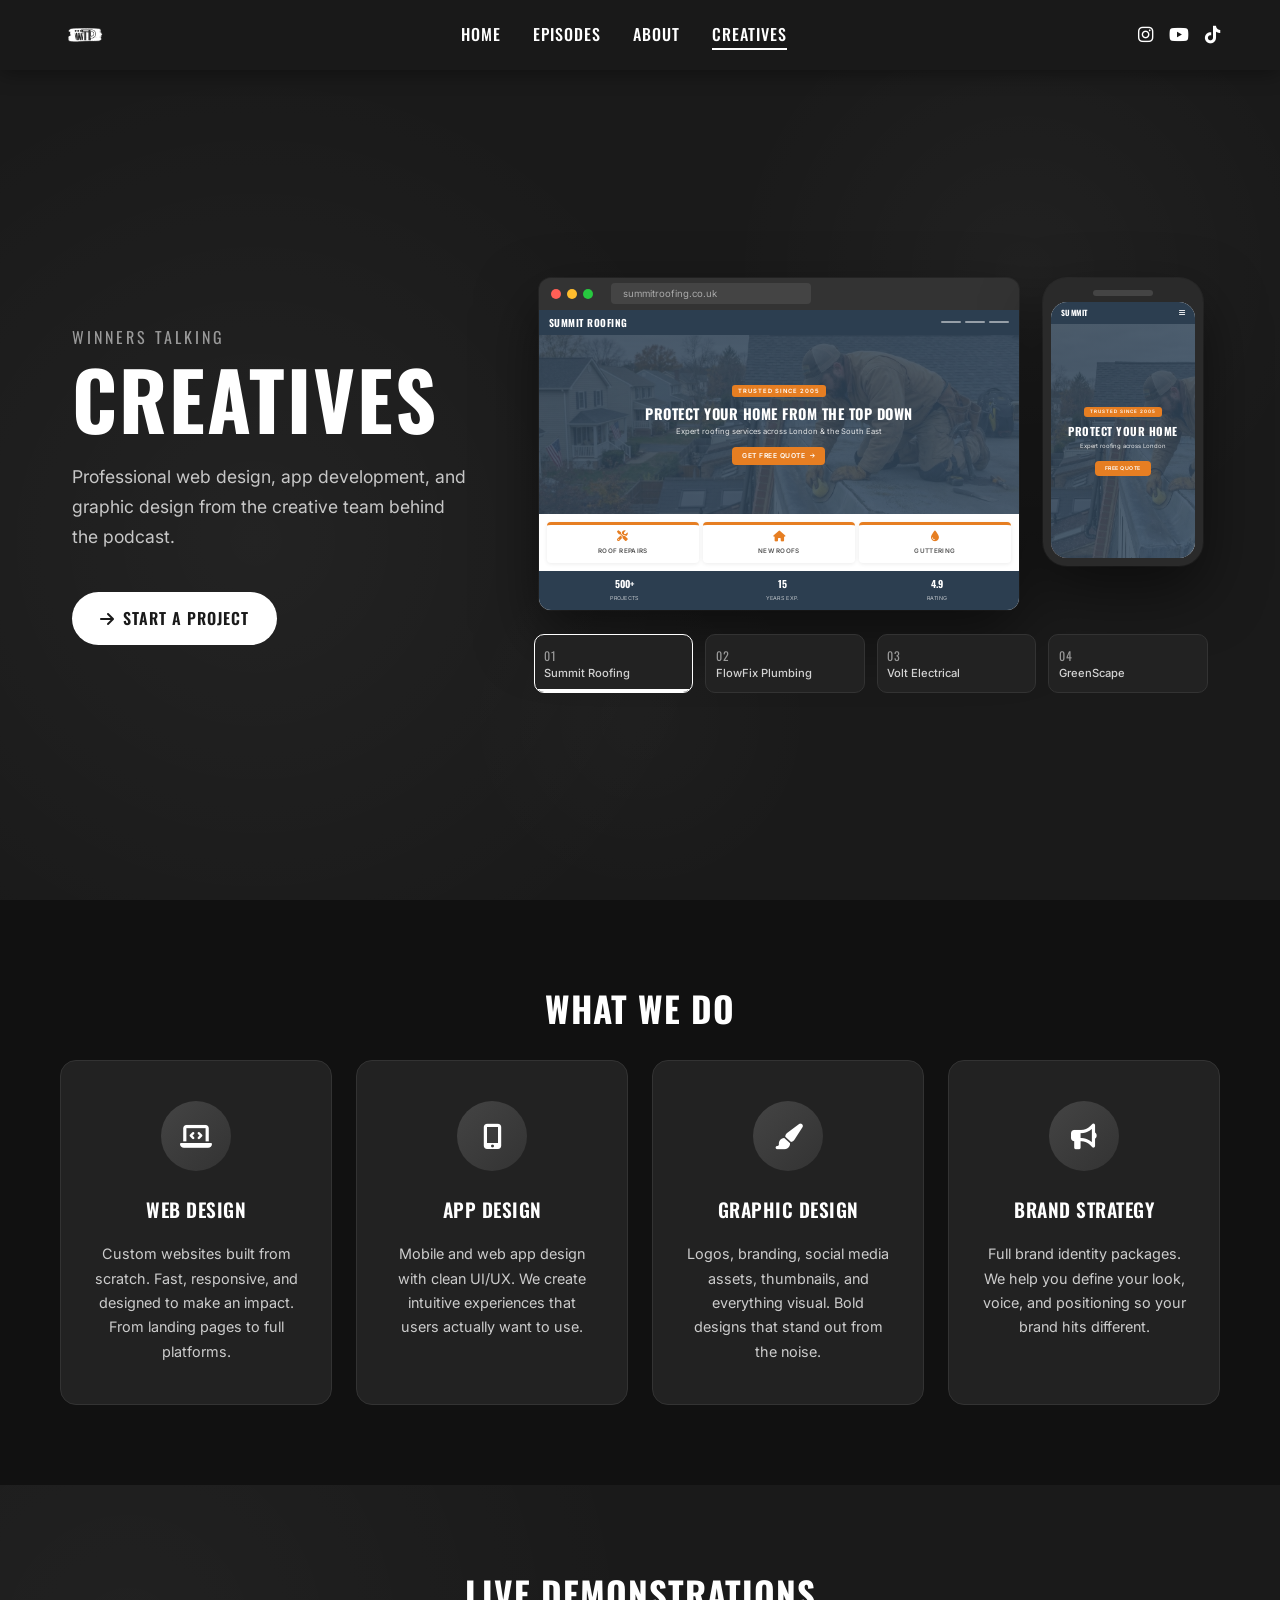
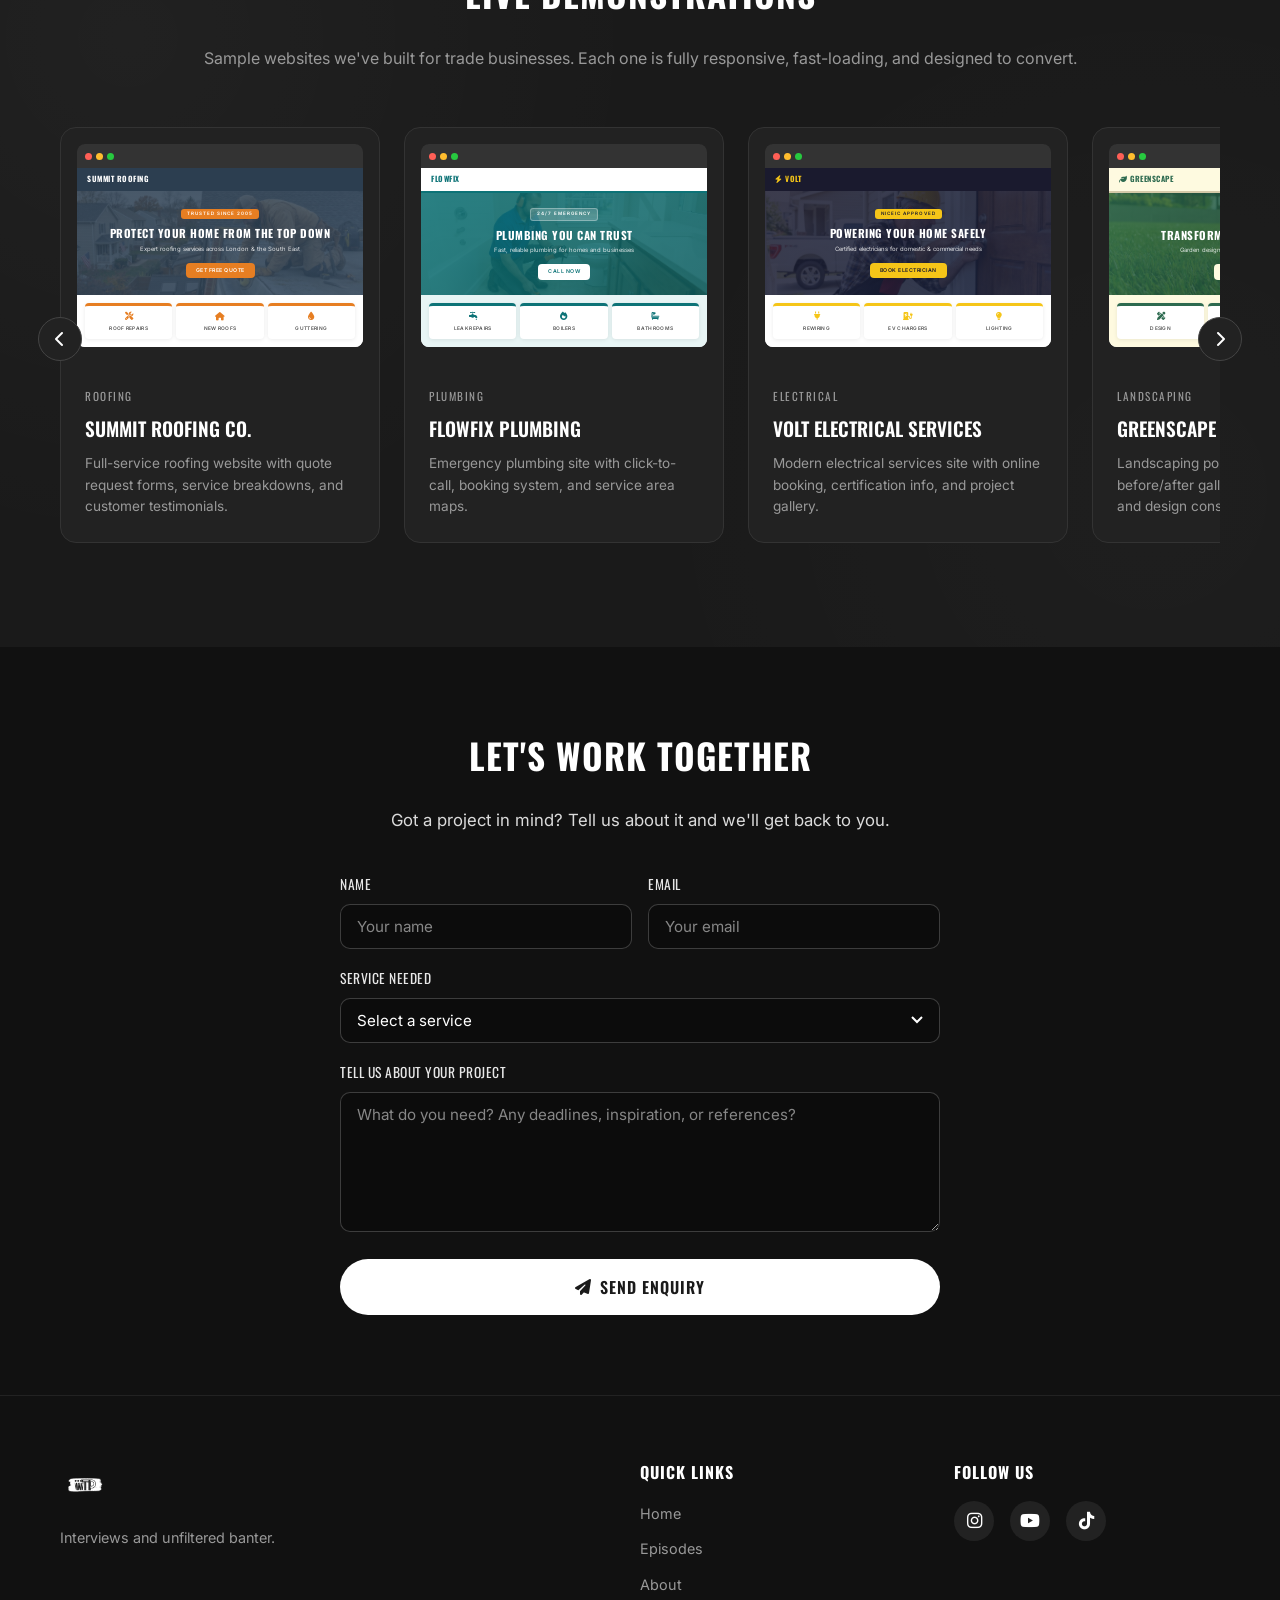
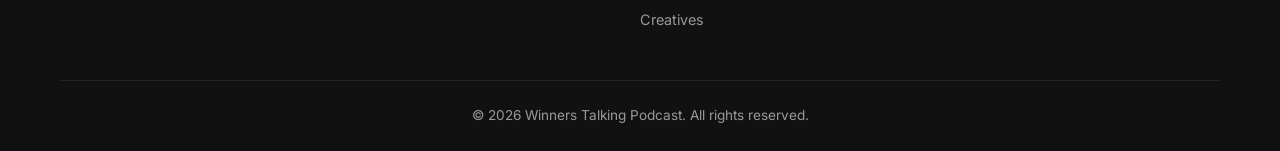
<file: creatives.html>
<!DOCTYPE html>
<html lang="en">
<head>
  <meta charset="UTF-8">
  <meta name="viewport" content="width=device-width, initial-scale=1.0">
  <title>Winners Talking Creatives | Web Design, App Design & Graphics</title>
  <meta name="description" content="Winners Talking Creatives - Professional web design, app design, and graphic design services by the creative team behind Winners Talking Podcast.">
  <link rel="preconnect" href="https://fonts.googleapis.com">
  <link rel="preconnect" href="https://fonts.gstatic.com" crossorigin>
  <link href="https://fonts.googleapis.com/css2?family=Inter:wght@400;500;600;700&family=Oswald:wght@400;500;600;700&display=swap" rel="stylesheet">
  <link rel="stylesheet" href="https://cdnjs.cloudflare.com/ajax/libs/font-awesome/6.5.1/css/all.min.css">
  <link rel="stylesheet" href="styles.css">
  <link rel="stylesheet" href="creatives.css">
</head>
<body>

  <!-- Navigation -->
  <nav class="navbar scrolled" id="navbar">
    <div class="nav-container">
      <a href="index.html" class="nav-logo">
        <img src="logo-primary.svg" alt="Winners Talking Podcast">
      </a>
      <button class="nav-toggle" id="navToggle" aria-label="Toggle navigation">
        <span></span>
        <span></span>
        <span></span>
      </button>
      <ul class="nav-links" id="navLinks">
        <li><a href="index.html">Home</a></li>
        <li><a href="index.html#episodes">Episodes</a></li>
        <li><a href="index.html#about">About</a></li>
        <li><a href="creatives.html" class="active">Creatives</a></li>
      </ul>
      <div class="nav-social">
        <a href="https://www.instagram.com/winnerstalkingpodcast/" target="_blank" rel="noopener" aria-label="Instagram"><i class="fab fa-instagram"></i></a>
        <a href="https://www.youtube.com/@winnerstalkingpodcast" target="_blank" rel="noopener" aria-label="YouTube"><i class="fab fa-youtube"></i></a>
        <a href="https://www.tiktok.com/@winnerstalkingpodcast" target="_blank" rel="noopener" aria-label="TikTok"><i class="fab fa-tiktok"></i></a>
      </div>
    </div>
  </nav>

  <!-- Hero -->
  <section class="demo-hero">
    <div class="demo-hero-bg"></div>
    <div class="demo-hero-inner">
      <div class="demo-hero-text">
        <span class="creatives-label">Winners Talking</span>
        <h1 class="creatives-title">Creatives</h1>
        <p class="creatives-subtitle">Professional web design, app development, and graphic design from the creative team behind the podcast.</p>
        <a href="#creatives-contact" class="btn btn-primary"><i class="fas fa-arrow-right"></i> Start a Project</a>
      </div>
      <div class="demo-hero-showcase">
        <div class="demo-devices">
          <!-- Desktop Frame -->
          <div class="demo-desktop-frame">
            <div class="demo-desktop-toolbar">
              <span class="toolbar-dot dot-red"></span>
              <span class="toolbar-dot dot-yellow"></span>
              <span class="toolbar-dot dot-green"></span>
              <span class="toolbar-url">summitroofing.co.uk</span>
            </div>
            <div class="demo-desktop-screen">
              <!-- Slide 0: Summit Roofing -->
              <div class="demo-slide active" data-slide="0">
                <div class="demo-site" style="--ds-primary:#2c3e50;--ds-accent:#e67e22;--ds-light:#ecf0f1;">
                  <div class="ds-nav" style="background:#2c3e50;"><span class="ds-logo">SUMMIT ROOFING</span><span class="ds-nav-links"><span></span><span></span><span></span></span></div>
                  <div class="ds-hero" style="background:linear-gradient(135deg,rgba(44,62,80,0.85),rgba(52,73,94,0.85)),url('roofing-hero.jpg') center/cover;">
                    <div class="ds-hero-text">
                      <span class="ds-badge" style="background:#e67e22;">TRUSTED SINCE 2005</span>
                      <h2>Protect Your Home From The Top Down</h2>
                      <p>Expert roofing services across London & the South East</p>
                      <span class="ds-cta" style="background:#e67e22;">Get Free Quote <i class="fas fa-arrow-right"></i></span>
                    </div>
                  </div>
                  <div class="ds-services">
                    <div class="ds-service-item" style="border-top:3px solid #e67e22;">
                      <i class="fas fa-tools" style="color:#e67e22;"></i><span>Roof Repairs</span>
                    </div>
                    <div class="ds-service-item" style="border-top:3px solid #e67e22;">
                      <i class="fas fa-home" style="color:#e67e22;"></i><span>New Roofs</span>
                    </div>
                    <div class="ds-service-item" style="border-top:3px solid #e67e22;">
                      <i class="fas fa-tint" style="color:#e67e22;"></i><span>Guttering</span>
                    </div>
                  </div>
                  <div class="ds-stats" style="background:#2c3e50;">
                    <div><strong>500+</strong><span>Projects</span></div>
                    <div><strong>15</strong><span>Years Exp.</span></div>
                    <div><strong>4.9</strong><span>Rating</span></div>
                  </div>
                </div>
              </div>
              <!-- Slide 1: FlowFix Plumbing -->
              <div class="demo-slide" data-slide="1">
                <div class="demo-site" style="--ds-primary:#0d7377;--ds-accent:#0d7377;--ds-light:#e8f5f5;">
                  <div class="ds-nav" style="background:#fff;border-bottom:2px solid #0d7377;"><span class="ds-logo" style="color:#0d7377;">FLOWFIX</span><span class="ds-nav-links"><span style="background:#0d7377;"></span><span style="background:#0d7377;"></span><span style="background:#0d7377;"></span></span></div>
                  <div class="ds-hero" style="background:linear-gradient(135deg,rgba(13,115,119,0.85),rgba(10,92,95,0.85)),url('services-hero.jpg') center/cover;">
                    <div class="ds-hero-text">
                      <span class="ds-badge" style="background:rgba(255,255,255,0.2);border:1px solid rgba(255,255,255,0.3);">24/7 EMERGENCY SERVICE</span>
                      <h2>Plumbing You Can Trust</h2>
                      <p>Fast, reliable plumbing for homes and businesses</p>
                      <span class="ds-cta" style="background:#fff;color:#0d7377;">Call Now <i class="fas fa-phone"></i></span>
                    </div>
                  </div>
                  <div class="ds-services" style="background:#e8f5f5;">
                    <div class="ds-service-item" style="border-top:3px solid #0d7377;">
                      <i class="fas fa-faucet-drip" style="color:#0d7377;"></i><span>Leak Repairs</span>
                    </div>
                    <div class="ds-service-item" style="border-top:3px solid #0d7377;">
                      <i class="fas fa-fire" style="color:#0d7377;"></i><span>Boiler Services</span>
                    </div>
                    <div class="ds-service-item" style="border-top:3px solid #0d7377;">
                      <i class="fas fa-bath" style="color:#0d7377;"></i><span>Bathrooms</span>
                    </div>
                  </div>
                  <div class="ds-stats" style="background:#0d7377;">
                    <div><strong>1,200+</strong><span>Jobs Done</span></div>
                    <div><strong>30min</strong><span>Response</span></div>
                    <div><strong>5.0</strong><span>Rating</span></div>
                  </div>
                </div>
              </div>
              <!-- Slide 2: Volt Electrical -->
              <div class="demo-slide" data-slide="2">
                <div class="demo-site" style="--ds-primary:#1a1a2e;--ds-accent:#f5c518;--ds-light:#f0edd4;">
                  <div class="ds-nav" style="background:#1a1a2e;"><span class="ds-logo" style="color:#f5c518;"><i class="fas fa-bolt"></i> VOLT</span><span class="ds-nav-links"><span style="background:#f5c518;"></span><span style="background:#f5c518;"></span><span style="background:#f5c518;"></span></span></div>
                  <div class="ds-hero" style="background:linear-gradient(135deg,rgba(26,26,46,0.85),rgba(22,33,62,0.85)),url('trades-hero.jpg') center/cover;">
                    <div class="ds-hero-text">
                      <span class="ds-badge" style="background:#f5c518;color:#1a1a2e;">NICEIC APPROVED</span>
                      <h2>Powering Your Home Safely</h2>
                      <p>Certified electricians for all domestic & commercial needs</p>
                      <span class="ds-cta" style="background:#f5c518;color:#1a1a2e;">Book Electrician <i class="fas fa-arrow-right"></i></span>
                    </div>
                  </div>
                  <div class="ds-services">
                    <div class="ds-service-item" style="border-top:3px solid #f5c518;">
                      <i class="fas fa-plug" style="color:#f5c518;"></i><span>Rewiring</span>
                    </div>
                    <div class="ds-service-item" style="border-top:3px solid #f5c518;">
                      <i class="fas fa-charging-station" style="color:#f5c518;"></i><span>EV Chargers</span>
                    </div>
                    <div class="ds-service-item" style="border-top:3px solid #f5c518;">
                      <i class="fas fa-lightbulb" style="color:#f5c518;"></i><span>Lighting</span>
                    </div>
                  </div>
                  <div class="ds-stats" style="background:#1a1a2e;">
                    <div><strong>800+</strong><span>Installs</span></div>
                    <div><strong>20</strong><span>Years Exp.</span></div>
                    <div><strong>4.8</strong><span>Rating</span></div>
                  </div>
                </div>
              </div>
              <!-- Slide 3: GreenScape Landscaping -->
              <div class="demo-slide" data-slide="3">
                <div class="demo-site" style="--ds-primary:#2d6a4f;--ds-accent:#2d6a4f;--ds-light:#fefae0;">
                  <div class="ds-nav" style="background:#fefae0;border-bottom:2px solid #d4c9a8;"><span class="ds-logo" style="color:#2d6a4f;"><i class="fas fa-leaf"></i> GREENSCAPE</span><span class="ds-nav-links"><span style="background:#2d6a4f;"></span><span style="background:#2d6a4f;"></span><span style="background:#2d6a4f;"></span></span></div>
                  <div class="ds-hero" style="background:linear-gradient(135deg,rgba(45,106,79,0.85),rgba(27,67,50,0.85)),url('landscaping-hero.jpg') center/cover;">
                    <div class="ds-hero-text">
                      <span class="ds-badge" style="background:rgba(254,250,224,0.2);border:1px solid rgba(254,250,224,0.4);">AWARD-WINNING DESIGNS</span>
                      <h2>Transform Your Outdoor Space</h2>
                      <p>Garden design, landscaping & maintenance services</p>
                      <span class="ds-cta" style="background:#fefae0;color:#2d6a4f;">Get a Design Quote <i class="fas fa-arrow-right"></i></span>
                    </div>
                  </div>
                  <div class="ds-services" style="background:#fefae0;">
                    <div class="ds-service-item" style="border-top:3px solid #2d6a4f;">
                      <i class="fas fa-pencil-ruler" style="color:#2d6a4f;"></i><span>Garden Design</span>
                    </div>
                    <div class="ds-service-item" style="border-top:3px solid #2d6a4f;">
                      <i class="fas fa-seedling" style="color:#2d6a4f;"></i><span>Maintenance</span>
                    </div>
                    <div class="ds-service-item" style="border-top:3px solid #2d6a4f;">
                      <i class="fas fa-road" style="color:#2d6a4f;"></i><span>Paving</span>
                    </div>
                  </div>
                  <div class="ds-stats" style="background:#2d6a4f;">
                    <div><strong>300+</strong><span>Gardens</span></div>
                    <div><strong>12</strong><span>Years Exp.</span></div>
                    <div><strong>4.9</strong><span>Rating</span></div>
                  </div>
                </div>
              </div>
            </div>
          </div>
          <!-- Mobile Frame -->
          <div class="demo-mobile-frame">
            <div class="demo-mobile-notch"></div>
            <div class="demo-mobile-screen">
              <!-- Mobile Slide 0: Summit Roofing -->
              <div class="demo-slide active" data-slide="0">
                <div class="demo-site ds-mobile" style="--ds-primary:#2c3e50;--ds-accent:#e67e22;">
                  <div class="ds-nav" style="background:#2c3e50;"><span class="ds-logo">SUMMIT</span><i class="fas fa-bars ds-menu-icon"></i></div>
                  <div class="ds-hero" style="background:linear-gradient(135deg,rgba(44,62,80,0.85),rgba(52,73,94,0.85)),url('roofing-hero.jpg') center/cover;">
                    <div class="ds-hero-text">
                      <span class="ds-badge" style="background:#e67e22;">TRUSTED SINCE 2005</span>
                      <h2>Protect Your Home</h2>
                      <p>Expert roofing across London</p>
                      <span class="ds-cta" style="background:#e67e22;">Free Quote</span>
                    </div>
                  </div>
                </div>
              </div>
              <!-- Mobile Slide 1: FlowFix -->
              <div class="demo-slide" data-slide="1">
                <div class="demo-site ds-mobile" style="--ds-primary:#0d7377;--ds-accent:#0d7377;">
                  <div class="ds-nav" style="background:#fff;border-bottom:2px solid #0d7377;"><span class="ds-logo" style="color:#0d7377;">FLOWFIX</span><i class="fas fa-bars ds-menu-icon" style="color:#0d7377;"></i></div>
                  <div class="ds-hero" style="background:linear-gradient(135deg,rgba(13,115,119,0.85),rgba(10,92,95,0.85)),url('services-hero.jpg') center/cover;">
                    <div class="ds-hero-text">
                      <span class="ds-badge" style="background:rgba(255,255,255,0.2);border:1px solid rgba(255,255,255,0.3);">24/7 EMERGENCY</span>
                      <h2>Plumbing You Can Trust</h2>
                      <p>Fast, reliable service</p>
                      <span class="ds-cta" style="background:#fff;color:#0d7377;">Call Now</span>
                    </div>
                  </div>
                </div>
              </div>
              <!-- Mobile Slide 2: Volt -->
              <div class="demo-slide" data-slide="2">
                <div class="demo-site ds-mobile" style="--ds-primary:#1a1a2e;--ds-accent:#f5c518;">
                  <div class="ds-nav" style="background:#1a1a2e;"><span class="ds-logo" style="color:#f5c518;"><i class="fas fa-bolt"></i> VOLT</span><i class="fas fa-bars ds-menu-icon" style="color:#f5c518;"></i></div>
                  <div class="ds-hero" style="background:linear-gradient(135deg,rgba(26,26,46,0.85),rgba(22,33,62,0.85)),url('trades-hero.jpg') center/cover;">
                    <div class="ds-hero-text">
                      <span class="ds-badge" style="background:#f5c518;color:#1a1a2e;">NICEIC APPROVED</span>
                      <h2>Powering Your Home</h2>
                      <p>Certified electricians</p>
                      <span class="ds-cta" style="background:#f5c518;color:#1a1a2e;">Book Now</span>
                    </div>
                  </div>
                </div>
              </div>
              <!-- Mobile Slide 3: GreenScape -->
              <div class="demo-slide" data-slide="3">
                <div class="demo-site ds-mobile" style="--ds-primary:#2d6a4f;--ds-accent:#2d6a4f;">
                  <div class="ds-nav" style="background:#fefae0;border-bottom:2px solid #d4c9a8;"><span class="ds-logo" style="color:#2d6a4f;"><i class="fas fa-leaf"></i> GREENSCAPE</span><i class="fas fa-bars ds-menu-icon" style="color:#2d6a4f;"></i></div>
                  <div class="ds-hero" style="background:linear-gradient(135deg,rgba(45,106,79,0.85),rgba(27,67,50,0.85)),url('landscaping-hero.jpg') center/cover;">
                    <div class="ds-hero-text">
                      <span class="ds-badge" style="background:rgba(254,250,224,0.2);border:1px solid rgba(254,250,224,0.4);">AWARD-WINNING</span>
                      <h2>Your Outdoor Space</h2>
                      <p>Garden design & landscaping</p>
                      <span class="ds-cta" style="background:#fefae0;color:#2d6a4f;">Get Quote</span>
                    </div>
                  </div>
                </div>
              </div>
            </div>
          </div>
        </div>
        <!-- Indicators -->
        <div class="demo-indicators">
          <button class="demo-indicator active" data-index="0">
            <span class="indicator-number">01</span>
            <span class="indicator-label">Summit Roofing</span>
            <div class="indicator-progress"></div>
          </button>
          <button class="demo-indicator" data-index="1">
            <span class="indicator-number">02</span>
            <span class="indicator-label">FlowFix Plumbing</span>
            <div class="indicator-progress"></div>
          </button>
          <button class="demo-indicator" data-index="2">
            <span class="indicator-number">03</span>
            <span class="indicator-label">Volt Electrical</span>
            <div class="indicator-progress"></div>
          </button>
          <button class="demo-indicator" data-index="3">
            <span class="indicator-number">04</span>
            <span class="indicator-label">GreenScape</span>
            <div class="indicator-progress"></div>
          </button>
        </div>
      </div>
    </div>
  </section>

  <!-- Services -->
  <section class="creatives-services" id="services">
    <div class="container">
      <h2 class="section-title">What We Do</h2>
      <div class="services-grid">
        <div class="service-card">
          <div class="service-icon"><i class="fas fa-laptop-code"></i></div>
          <h3>Web Design</h3>
          <p>Custom websites built from scratch. Fast, responsive, and designed to make an impact. From landing pages to full platforms.</p>
        </div>
        <div class="service-card">
          <div class="service-icon"><i class="fas fa-mobile-alt"></i></div>
          <h3>App Design</h3>
          <p>Mobile and web app design with clean UI/UX. We create intuitive experiences that users actually want to use.</p>
        </div>
        <div class="service-card">
          <div class="service-icon"><i class="fas fa-paint-brush"></i></div>
          <h3>Graphic Design</h3>
          <p>Logos, branding, social media assets, thumbnails, and everything visual. Bold designs that stand out from the noise.</p>
        </div>
        <div class="service-card">
          <div class="service-icon"><i class="fas fa-bullhorn"></i></div>
          <h3>Brand Strategy</h3>
          <p>Full brand identity packages. We help you define your look, voice, and positioning so your brand hits different.</p>
        </div>
      </div>
    </div>
  </section>

  <!-- Live Demonstrations -->
  <section class="live-demos" id="demos">
    <div class="container">
      <h2 class="section-title">Live Demonstrations</h2>
      <p class="demos-subtitle">Sample websites we've built for trade businesses. Each one is fully responsive, fast-loading, and designed to convert.</p>
      <div class="demos-carousel-wrapper">
        <button class="demos-scroll-btn scroll-left" aria-label="Scroll left"><i class="fas fa-chevron-left"></i></button>
        <div class="demos-carousel">
          <!-- Card 0: Summit Roofing -->
          <div class="demo-card">
            <div class="demo-card-device">
              <div class="demo-card-toolbar"><span class="toolbar-dot dot-red"></span><span class="toolbar-dot dot-yellow"></span><span class="toolbar-dot dot-green"></span></div>
              <div class="demo-card-screen">
                <div class="demo-site" style="--ds-primary:#2c3e50;--ds-accent:#e67e22;--ds-light:#ecf0f1;">
                  <div class="ds-nav" style="background:#2c3e50;"><span class="ds-logo">SUMMIT ROOFING</span></div>
                  <div class="ds-hero" style="background:linear-gradient(135deg,rgba(44,62,80,0.85),rgba(52,73,94,0.85)),url('roofing-hero.jpg') center/cover;">
                    <div class="ds-hero-text">
                      <span class="ds-badge" style="background:#e67e22;">TRUSTED SINCE 2005</span>
                      <h2>Protect Your Home From The Top Down</h2>
                      <p>Expert roofing services across London & the South East</p>
                      <span class="ds-cta" style="background:#e67e22;">Get Free Quote</span>
                    </div>
                  </div>
                  <div class="ds-services">
                    <div class="ds-service-item" style="border-top:3px solid #e67e22;"><i class="fas fa-tools" style="color:#e67e22;"></i><span>Roof Repairs</span></div>
                    <div class="ds-service-item" style="border-top:3px solid #e67e22;"><i class="fas fa-home" style="color:#e67e22;"></i><span>New Roofs</span></div>
                    <div class="ds-service-item" style="border-top:3px solid #e67e22;"><i class="fas fa-tint" style="color:#e67e22;"></i><span>Guttering</span></div>
                  </div>
                </div>
              </div>
            </div>
            <div class="demo-card-info">
              <span class="demo-card-tag">Roofing</span>
              <h3>Summit Roofing Co.</h3>
              <p>Full-service roofing website with quote request forms, service breakdowns, and customer testimonials.</p>
            </div>
          </div>
          <!-- Card 1: FlowFix Plumbing -->
          <div class="demo-card">
            <div class="demo-card-device">
              <div class="demo-card-toolbar"><span class="toolbar-dot dot-red"></span><span class="toolbar-dot dot-yellow"></span><span class="toolbar-dot dot-green"></span></div>
              <div class="demo-card-screen">
                <div class="demo-site" style="--ds-primary:#0d7377;--ds-accent:#0d7377;--ds-light:#e8f5f5;">
                  <div class="ds-nav" style="background:#fff;border-bottom:2px solid #0d7377;"><span class="ds-logo" style="color:#0d7377;">FLOWFIX</span></div>
                  <div class="ds-hero" style="background:linear-gradient(135deg,rgba(13,115,119,0.85),rgba(10,92,95,0.85)),url('services-hero.jpg') center/cover;">
                    <div class="ds-hero-text">
                      <span class="ds-badge" style="background:rgba(255,255,255,0.2);border:1px solid rgba(255,255,255,0.3);">24/7 EMERGENCY</span>
                      <h2>Plumbing You Can Trust</h2>
                      <p>Fast, reliable plumbing for homes and businesses</p>
                      <span class="ds-cta" style="background:#fff;color:#0d7377;">Call Now</span>
                    </div>
                  </div>
                  <div class="ds-services" style="background:#e8f5f5;">
                    <div class="ds-service-item" style="border-top:3px solid #0d7377;"><i class="fas fa-faucet-drip" style="color:#0d7377;"></i><span>Leak Repairs</span></div>
                    <div class="ds-service-item" style="border-top:3px solid #0d7377;"><i class="fas fa-fire" style="color:#0d7377;"></i><span>Boilers</span></div>
                    <div class="ds-service-item" style="border-top:3px solid #0d7377;"><i class="fas fa-bath" style="color:#0d7377;"></i><span>Bathrooms</span></div>
                  </div>
                </div>
              </div>
            </div>
            <div class="demo-card-info">
              <span class="demo-card-tag">Plumbing</span>
              <h3>FlowFix Plumbing</h3>
              <p>Emergency plumbing site with click-to-call, booking system, and service area maps.</p>
            </div>
          </div>
          <!-- Card 2: Volt Electrical -->
          <div class="demo-card">
            <div class="demo-card-device">
              <div class="demo-card-toolbar"><span class="toolbar-dot dot-red"></span><span class="toolbar-dot dot-yellow"></span><span class="toolbar-dot dot-green"></span></div>
              <div class="demo-card-screen">
                <div class="demo-site" style="--ds-primary:#1a1a2e;--ds-accent:#f5c518;--ds-light:#f0edd4;">
                  <div class="ds-nav" style="background:#1a1a2e;"><span class="ds-logo" style="color:#f5c518;"><i class="fas fa-bolt"></i> VOLT</span></div>
                  <div class="ds-hero" style="background:linear-gradient(135deg,rgba(26,26,46,0.85),rgba(22,33,62,0.85)),url('trades-hero.jpg') center/cover;">
                    <div class="ds-hero-text">
                      <span class="ds-badge" style="background:#f5c518;color:#1a1a2e;">NICEIC APPROVED</span>
                      <h2>Powering Your Home Safely</h2>
                      <p>Certified electricians for domestic & commercial needs</p>
                      <span class="ds-cta" style="background:#f5c518;color:#1a1a2e;">Book Electrician</span>
                    </div>
                  </div>
                  <div class="ds-services">
                    <div class="ds-service-item" style="border-top:3px solid #f5c518;"><i class="fas fa-plug" style="color:#f5c518;"></i><span>Rewiring</span></div>
                    <div class="ds-service-item" style="border-top:3px solid #f5c518;"><i class="fas fa-charging-station" style="color:#f5c518;"></i><span>EV Chargers</span></div>
                    <div class="ds-service-item" style="border-top:3px solid #f5c518;"><i class="fas fa-lightbulb" style="color:#f5c518;"></i><span>Lighting</span></div>
                  </div>
                </div>
              </div>
            </div>
            <div class="demo-card-info">
              <span class="demo-card-tag">Electrical</span>
              <h3>Volt Electrical Services</h3>
              <p>Modern electrical services site with online booking, certification info, and project gallery.</p>
            </div>
          </div>
          <!-- Card 3: GreenScape Landscaping -->
          <div class="demo-card">
            <div class="demo-card-device">
              <div class="demo-card-toolbar"><span class="toolbar-dot dot-red"></span><span class="toolbar-dot dot-yellow"></span><span class="toolbar-dot dot-green"></span></div>
              <div class="demo-card-screen">
                <div class="demo-site" style="--ds-primary:#2d6a4f;--ds-accent:#2d6a4f;--ds-light:#fefae0;">
                  <div class="ds-nav" style="background:#fefae0;border-bottom:2px solid #d4c9a8;"><span class="ds-logo" style="color:#2d6a4f;"><i class="fas fa-leaf"></i> GREENSCAPE</span></div>
                  <div class="ds-hero" style="background:linear-gradient(135deg,rgba(45,106,79,0.85),rgba(27,67,50,0.85)),url('landscaping-hero.jpg') center/cover;">
                    <div class="ds-hero-text">
                      <span class="ds-badge" style="background:rgba(254,250,224,0.2);border:1px solid rgba(254,250,224,0.4);">AWARD-WINNING</span>
                      <h2>Transform Your Outdoor Space</h2>
                      <p>Garden design, landscaping & maintenance services</p>
                      <span class="ds-cta" style="background:#fefae0;color:#2d6a4f;">Get Design Quote</span>
                    </div>
                  </div>
                  <div class="ds-services" style="background:#fefae0;">
                    <div class="ds-service-item" style="border-top:3px solid #2d6a4f;"><i class="fas fa-pencil-ruler" style="color:#2d6a4f;"></i><span>Design</span></div>
                    <div class="ds-service-item" style="border-top:3px solid #2d6a4f;"><i class="fas fa-seedling" style="color:#2d6a4f;"></i><span>Maintenance</span></div>
                    <div class="ds-service-item" style="border-top:3px solid #2d6a4f;"><i class="fas fa-road" style="color:#2d6a4f;"></i><span>Paving</span></div>
                  </div>
                </div>
              </div>
            </div>
            <div class="demo-card-info">
              <span class="demo-card-tag">Landscaping</span>
              <h3>GreenScape Landscaping</h3>
              <p>Landscaping portfolio site with before/after galleries, seasonal packages, and design consultations.</p>
            </div>
          </div>
        </div>
        <button class="demos-scroll-btn scroll-right" aria-label="Scroll right"><i class="fas fa-chevron-right"></i></button>
      </div>
    </div>
  </section>

  <!-- Contact -->
  <section class="creatives-contact" id="creatives-contact">
    <div class="container">
      <h2 class="section-title">Let's Work Together</h2>
      <p class="contact-subtitle">Got a project in mind? Tell us about it and we'll get back to you.</p>
      <form class="contact-form" id="creativesForm">
        <div class="form-row">
          <div class="form-group">
            <label for="cName">Name</label>
            <input type="text" id="cName" name="name" placeholder="Your name" required>
          </div>
          <div class="form-group">
            <label for="cEmail">Email</label>
            <input type="email" id="cEmail" name="email" placeholder="Your email" required>
          </div>
        </div>
        <div class="form-group">
          <label for="cService">Service Needed</label>
          <select id="cService" name="service" required>
            <option value="" disabled selected>Select a service</option>
            <option value="web-design">Web Design</option>
            <option value="app-design">App Design</option>
            <option value="graphic-design">Graphic Design</option>
            <option value="branding">Brand Strategy</option>
            <option value="multiple">Multiple Services</option>
          </select>
        </div>
        <div class="form-group">
          <label for="cMessage">Tell Us About Your Project</label>
          <textarea id="cMessage" name="message" rows="6" placeholder="What do you need? Any deadlines, inspiration, or references?" required></textarea>
        </div>
        <button type="submit" class="btn btn-primary contact-submit">
          <i class="fas fa-paper-plane"></i> Send Enquiry
        </button>
        <div class="form-success" id="creativesFormSuccess" style="display:none;">
          <i class="fas fa-check-circle"></i> Enquiry sent! We'll be in touch soon.
        </div>
      </form>
    </div>
  </section>

  <!-- Footer -->
  <footer class="site-footer">
    <div class="container">
      <div class="footer-content">
        <div class="footer-brand">
          <img src="logo-primary.svg" alt="Winners Talking Podcast" class="footer-logo">
          <p class="footer-tagline">Interviews and unfiltered banter.</p>
        </div>
        <div class="footer-links">
          <h4>Quick Links</h4>
          <ul>
            <li><a href="index.html">Home</a></li>
            <li><a href="index.html#episodes">Episodes</a></li>
            <li><a href="index.html#about">About</a></li>
            <li><a href="creatives.html">Creatives</a></li>
          </ul>
        </div>
        <div class="footer-social">
          <h4>Follow Us</h4>
          <div class="footer-social-links">
            <a href="https://www.instagram.com/winnerstalkingpodcast/" target="_blank" rel="noopener" aria-label="Instagram"><i class="fab fa-instagram"></i></a>
            <a href="https://www.youtube.com/@winnerstalkingpodcast" target="_blank" rel="noopener" aria-label="YouTube"><i class="fab fa-youtube"></i></a>
            <a href="https://www.tiktok.com/@winnerstalkingpodcast" target="_blank" rel="noopener" aria-label="TikTok"><i class="fab fa-tiktok"></i></a>
          </div>
        </div>
      </div>
      <div class="footer-bottom">
        <p>&copy; 2026 Winners Talking Podcast. All rights reserved.</p>
      </div>
    </div>
  </footer>

  <script>
    // Mobile nav toggle
    var navToggle = document.getElementById("navToggle");
    var navLinks = document.getElementById("navLinks");
    if (navToggle) {
      navToggle.addEventListener("click", function () {
        navToggle.classList.toggle("open");
        navLinks.classList.toggle("open");
      });
    }

    // Smooth scroll
    document.querySelectorAll('a[href^="#"]').forEach(function (link) {
      link.addEventListener("click", function (e) {
        var target = document.querySelector(this.getAttribute("href"));
        if (target) {
          e.preventDefault();
          target.scrollIntoView({ behavior: "smooth" });
          if (navLinks) navLinks.classList.remove("open");
          if (navToggle) navToggle.classList.remove("open");
        }
      });
    });

    // Demo slideshow
    (function () {
      var currentSlide = 0;
      var totalSlides = 4;
      var interval = 5000;
      var timer = null;
      var slides = document.querySelectorAll('.demo-slide');
      var indicators = document.querySelectorAll('.demo-indicator');
      var urlBar = document.querySelector('.toolbar-url');
      var urls = ['summitroofing.co.uk', 'flowfixplumbing.co.uk', 'voltelectrical.co.uk', 'greenscapelandscaping.co.uk'];

      function goToSlide(index) {
        currentSlide = index;
        slides.forEach(function (s) { s.classList.remove('active'); });
        document.querySelectorAll('.demo-slide[data-slide="' + index + '"]').forEach(function (s) {
          s.classList.add('active');
        });
        indicators.forEach(function (ind) { ind.classList.remove('active'); });
        indicators[index].classList.add('active');
        if (urlBar) urlBar.textContent = urls[index];
        startProgress();
      }

      function startProgress() {
        clearTimeout(timer);
        indicators.forEach(function (ind) {
          var bar = ind.querySelector('.indicator-progress');
          bar.style.transition = 'none';
          bar.style.width = '0%';
        });
        var activeBar = indicators[currentSlide].querySelector('.indicator-progress');
        requestAnimationFrame(function () {
          requestAnimationFrame(function () {
            activeBar.style.transition = 'width ' + interval + 'ms linear';
            activeBar.style.width = '100%';
          });
        });
        timer = setTimeout(function () {
          goToSlide((currentSlide + 1) % totalSlides);
        }, interval);
      }

      indicators.forEach(function (ind) {
        ind.addEventListener('click', function () {
          goToSlide(parseInt(this.getAttribute('data-index')));
        });
      });

      goToSlide(0);

      // Carousel scroll controls
      var carousel = document.querySelector('.demos-carousel');
      var scrollLeftBtn = document.querySelector('.scroll-left');
      var scrollRightBtn = document.querySelector('.scroll-right');
      if (carousel && scrollLeftBtn && scrollRightBtn) {
        scrollLeftBtn.addEventListener('click', function () {
          carousel.scrollBy({ left: -360, behavior: 'smooth' });
        });
        scrollRightBtn.addEventListener('click', function () {
          carousel.scrollBy({ left: 360, behavior: 'smooth' });
        });
      }
    })();

    // Form handler
    var form = document.getElementById("creativesForm");
    var success = document.getElementById("creativesFormSuccess");
    if (form) {
      form.addEventListener("submit", function (e) {
        e.preventDefault();
        form.querySelector(".contact-submit").style.display = "none";
        success.style.display = "block";
        setTimeout(function () {
          form.reset();
          form.querySelector(".contact-submit").style.display = "";
          success.style.display = "none";
        }, 4000);
      });
    }
  </script>
</body>
</html>
</file>
<file: styles.css>
/* ============================================
   Winners Talking Podcast - Styles
   ============================================ */

/* --- Reset & Base --- */
*, *::before, *::after {
  margin: 0;
  padding: 0;
  box-sizing: border-box;
}

:root {
  --red: #bd0300;
  --red-dark: #9a0200;
  --red-light: #e00400;
  --dark: #1a1a1a;
  --dark-card: #222;
  --dark-card-hover: #2a2a2a;
  --dark-surface: #111;
  --white: #ffffff;
  --grey-light: #ccc;
  --grey: #999;
  --font-heading: 'Oswald', sans-serif;
  --font-body: 'Inter', sans-serif;
  --nav-height: 70px;
  --transition: 0.3s ease;
}

html {
  scroll-behavior: smooth;
  scroll-padding-top: var(--nav-height);
}

body {
  font-family: var(--font-body);
  background: var(--dark);
  color: var(--white);
  line-height: 1.6;
  -webkit-font-smoothing: antialiased;
}

a {
  color: inherit;
  text-decoration: none;
}

ul {
  list-style: none;
}

img {
  max-width: 100%;
  display: block;
}

.container {
  width: 100%;
  max-width: 1200px;
  margin: 0 auto;
  padding: 0 20px;
}

.section-title {
  font-family: var(--font-heading);
  font-size: 2.2rem;
  font-weight: 700;
  text-transform: uppercase;
  letter-spacing: 1px;
  margin-bottom: 1.5rem;
  text-align: center;
  color: var(--white);
}

/* --- Navigation --- */
.navbar {
  position: fixed;
  top: 0;
  left: 0;
  right: 0;
  height: var(--nav-height);
  background: var(--red);
  z-index: 1000;
  transition: background var(--transition), box-shadow var(--transition);
}

.navbar.scrolled {
  background: rgba(189, 3, 0, 0.95);
  backdrop-filter: blur(10px);
  -webkit-backdrop-filter: blur(10px);
  box-shadow: 0 2px 20px rgba(0, 0, 0, 0.4);
}

.nav-container {
  max-width: 1200px;
  margin: 0 auto;
  padding: 0 20px;
  height: 100%;
  display: flex;
  align-items: center;
  justify-content: space-between;
}

.nav-logo img {
  width: 50px;
  height: auto;
  filter: brightness(0) invert(1);
}

.nav-links {
  display: flex;
  align-items: center;
  gap: 2rem;
}

.nav-links a {
  font-family: var(--font-heading);
  font-size: 1rem;
  font-weight: 500;
  text-transform: uppercase;
  letter-spacing: 1px;
  color: var(--white);
  position: relative;
  transition: opacity var(--transition);
}

.nav-links a::after {
  content: '';
  position: absolute;
  bottom: -4px;
  left: 0;
  width: 0;
  height: 2px;
  background: var(--white);
  transition: width var(--transition);
}

.nav-links a:hover::after,
.nav-links a.active::after {
  width: 100%;
}

.nav-links a:hover {
  opacity: 0.9;
}

.nav-social {
  display: flex;
  align-items: center;
  gap: 1rem;
}

.nav-social a {
  color: var(--white);
  font-size: 1.1rem;
  transition: opacity var(--transition), transform var(--transition);
}

.nav-social a:hover {
  opacity: 0.8;
  transform: scale(1.15);
}

/* Mobile nav toggle */
.nav-toggle {
  display: none;
  flex-direction: column;
  gap: 5px;
  background: none;
  border: none;
  cursor: pointer;
  padding: 4px;
}

.nav-toggle span {
  width: 24px;
  height: 2px;
  background: var(--white);
  transition: transform var(--transition), opacity var(--transition);
}

.nav-toggle.open span:nth-child(1) {
  transform: translateY(7px) rotate(45deg);
}

.nav-toggle.open span:nth-child(2) {
  opacity: 0;
}

.nav-toggle.open span:nth-child(3) {
  transform: translateY(-7px) rotate(-45deg);
}

/* --- Hero Section --- */
.hero {
  position: relative;
  min-height: 100vh;
  display: flex;
  align-items: center;
  justify-content: center;
  background: var(--red);
  overflow: hidden;
}

.hero-bg-image {
  position: absolute;
  inset: 0;
  background: url('hero-bg.png') center center / cover no-repeat;
  animation: heroFade 6s ease-in-out infinite alternate;
  z-index: 0;
}

@keyframes heroFade {
  0%   { opacity: 0; }
  30%  { opacity: 0.5; }
  70%  { opacity: 0.5; }
  100% { opacity: 0; }
}

.hero-overlay {
  position: absolute;
  inset: 0;
  background: radial-gradient(ellipse at center, rgba(0, 0, 0, 0.1) 0%, rgba(0, 0, 0, 0.4) 100%);
  z-index: 1;
}

.hero-content {
  position: relative;
  z-index: 2;
  text-align: center;
  padding: 2rem 1.5rem;
  max-width: 700px;
}

.hero-logo {
  width: 300px;
  max-width: 80vw;
  height: auto;
  margin: 0 auto 2rem;
  filter: brightness(0) invert(1);
  animation: fadeInUp 0.8s ease-out;
}

.hero-tagline {
  font-family: var(--font-body);
  font-size: 1.25rem;
  font-weight: 400;
  color: rgba(255, 255, 255, 0.9);
  margin-bottom: 2.5rem;
  line-height: 1.7;
  animation: fadeInUp 0.8s ease-out 0.2s both;
}

.hero-buttons {
  display: flex;
  gap: 1rem;
  justify-content: center;
  flex-wrap: wrap;
  animation: fadeInUp 0.8s ease-out 0.4s both;
}

/* --- Buttons --- */
.btn {
  display: inline-flex;
  align-items: center;
  gap: 0.5rem;
  padding: 14px 28px;
  border-radius: 50px;
  font-family: var(--font-heading);
  font-size: 1rem;
  font-weight: 600;
  text-transform: uppercase;
  letter-spacing: 1px;
  cursor: pointer;
  border: none;
  transition: transform var(--transition), box-shadow var(--transition), background var(--transition);
}

.btn:hover {
  transform: translateY(-2px);
  box-shadow: 0 6px 20px rgba(0, 0, 0, 0.3);
}

.btn:active {
  transform: translateY(0);
}

.btn-primary {
  background: var(--white);
  color: var(--red);
}

.btn-primary:hover {
  background: #f0f0f0;
}

.btn-secondary {
  background: transparent;
  color: var(--white);
  border: 2px solid var(--white);
}

.btn-secondary:hover {
  background: rgba(255, 255, 255, 0.1);
}

/* --- Featured Player (inside listen section) --- */
.featured-player {
  max-width: 100%;
}

.featured-video-wrapper {
  position: relative;
  padding-bottom: 56.25%;
  height: 0;
  border-radius: 12px;
  overflow: hidden;
  box-shadow: 0 10px 40px rgba(0, 0, 0, 0.5);
}

.featured-video-wrapper iframe {
  position: absolute;
  top: 0;
  left: 0;
  width: 100%;
  height: 100%;
  border: none;
}

.featured-info {
  margin-top: 1rem;
  text-align: center;
}

.featured-info h3 {
  font-family: var(--font-heading);
  font-size: 1.2rem;
  font-weight: 600;
  margin-bottom: 0.3rem;
}

.featured-info p {
  color: rgba(255, 255, 255, 0.7);
  font-size: 0.85rem;
}

/* --- Episodes Section --- */
.episodes-section {
  padding: 5rem 0;
  background: linear-gradient(160deg, #1a1a1a 0%, #3d0c0b 25%, #1a1a1a 45%, #3d0c0b 65%, #1a1a1a 100%);
  background-size: 400% 400%;
  animation: gradientShift 12s ease infinite;
  position: relative;
  overflow: hidden;
}

.episodes-section::before {
  content: '';
  position: absolute;
  top: -50%;
  left: -50%;
  width: 200%;
  height: 200%;
  background:
    radial-gradient(circle 600px at 30% 40%, rgba(189, 3, 0, 0.45) 0%, transparent 60%),
    radial-gradient(circle 500px at 70% 60%, rgba(189, 3, 0, 0.35) 0%, transparent 55%);
  animation: spotlight 10s ease-in-out infinite;
  z-index: 0;
  pointer-events: none;
}

@keyframes spotlight {
  0%   { transform: translate(0%, 0%) rotate(0deg); }
  25%  { transform: translate(10%, -8%) rotate(5deg); }
  50%  { transform: translate(-5%, 10%) rotate(-3deg); }
  75%  { transform: translate(-10%, -5%) rotate(4deg); }
  100% { transform: translate(0%, 0%) rotate(0deg); }
}

.episodes-section::after {
  content: '';
  position: absolute;
  inset: 0;
  background-image: url("data:image/svg+xml,%3Csvg width='40' height='40' viewBox='0 0 40 40' xmlns='http://www.w3.org/2000/svg'%3E%3Cpath d='M20 20.5V18H0v-2h20v-2l2 3.5-2 3zM0 20h2v20H0V20z' fill='%23ffffff' fill-opacity='0.02'/%3E%3C/svg%3E");
  z-index: 0;
  pointer-events: none;
}

.episodes-section > .container {
  position: relative;
  z-index: 1;
}

@keyframes gradientShift {
  0% { background-position: 0% 50%; }
  50% { background-position: 100% 50%; }
  100% { background-position: 0% 50%; }
}

.episodes-controls {
  display: flex;
  justify-content: space-between;
  align-items: center;
  gap: 1.5rem;
  margin-bottom: 2rem;
  flex-wrap: wrap;
}

.tab-buttons {
  display: flex;
  gap: 0.5rem;
}

.tab-btn {
  font-family: var(--font-heading);
  font-size: 1rem;
  font-weight: 600;
  text-transform: uppercase;
  letter-spacing: 0.5px;
  padding: 10px 24px;
  border-radius: 50px;
  border: 2px solid var(--red);
  background: transparent;
  color: var(--white);
  cursor: pointer;
  transition: background var(--transition), color var(--transition), transform var(--transition);
}

.tab-btn:hover {
  background: rgba(189, 3, 0, 0.2);
}

.tab-btn.active {
  background: var(--red);
  color: var(--white);
}

.search-bar {
  display: flex;
  align-items: center;
  background: var(--dark-card);
  border-radius: 50px;
  padding: 0 16px;
  width: 100%;
  border: 1px solid #333;
  transition: border-color var(--transition);
}

.search-bar:focus-within {
  border-color: var(--red);
}

.search-icon {
  color: var(--grey);
  font-size: 0.9rem;
  margin-right: 10px;
}

.search-bar input {
  flex: 1;
  background: none;
  border: none;
  color: var(--white);
  font-family: var(--font-body);
  font-size: 0.95rem;
  padding: 12px 0;
  outline: none;
}

.search-bar input::placeholder {
  color: var(--grey);
}

.filter-btn {
  background: none;
  border: none;
  color: var(--grey);
  font-size: 1rem;
  cursor: pointer;
  padding: 4px;
  transition: color var(--transition);
}

.filter-btn:hover {
  color: var(--white);
}

.search-bar-wrapper {
  position: relative;
  flex: 1;
  max-width: 400px;
}

.filter-dropdown {
  position: absolute;
  top: calc(100% + 8px);
  right: 0;
  background: #2a2a2a;
  border: 1px solid #444;
  border-radius: 12px;
  padding: 16px;
  min-width: 200px;
  z-index: 100;
  box-shadow: 0 10px 30px rgba(0,0,0,0.5);
  opacity: 0;
  visibility: hidden;
  transform: translateY(-8px);
  transition: opacity 0.2s ease, visibility 0.2s ease, transform 0.2s ease;
}

.filter-dropdown.open {
  opacity: 1;
  visibility: visible;
  transform: translateY(0);
}

.filter-dropdown h4 {
  font-family: var(--font-heading);
  font-size: 0.8rem;
  text-transform: uppercase;
  letter-spacing: 1px;
  color: var(--grey);
  margin-bottom: 10px;
}

.filter-option {
  display: block;
  width: 100%;
  text-align: left;
  background: none;
  border: none;
  color: var(--grey-light);
  font-family: var(--font-body);
  font-size: 0.9rem;
  padding: 8px 12px;
  border-radius: 8px;
  cursor: pointer;
  transition: background 0.2s ease, color 0.2s ease;
}

.filter-option:hover {
  background: rgba(255,255,255,0.08);
  color: var(--white);
}

.filter-option.active {
  background: var(--red);
  color: var(--white);
}

/* --- Video Grid --- */
.video-grid {
  display: grid;
  grid-template-columns: repeat(3, 1fr);
  gap: 1.5rem;
}

.video-card {
  background: var(--dark-card);
  border-radius: 12px;
  overflow: hidden;
  cursor: pointer;
  transition: transform var(--transition), box-shadow var(--transition), background var(--transition);
}

.video-card:hover {
  transform: translateY(-4px);
  box-shadow: 0 8px 30px rgba(0, 0, 0, 0.4);
  background: var(--dark-card-hover);
}

.video-card:hover .card-thumbnail img {
  transform: scale(1.05);
}

.video-card:hover .card-play-icon {
  opacity: 1;
  transform: translate(-50%, -50%) scale(1);
}

.card-thumbnail {
  position: relative;
  padding-bottom: 56.25%;
  overflow: hidden;
}

.card-thumbnail img {
  position: absolute;
  top: 0;
  left: 0;
  width: 100%;
  height: 100%;
  object-fit: cover;
  transition: transform var(--transition);
}

.card-play-icon {
  position: absolute;
  top: 50%;
  left: 50%;
  transform: translate(-50%, -50%) scale(0.8);
  width: 50px;
  height: 50px;
  background: rgba(189, 3, 0, 0.9);
  border-radius: 50%;
  display: flex;
  align-items: center;
  justify-content: center;
  opacity: 0;
  transition: opacity var(--transition), transform var(--transition);
  pointer-events: none;
}

.card-play-icon i {
  color: var(--white);
  font-size: 1.1rem;
  margin-left: 3px;
}

.card-duration {
  position: absolute;
  bottom: 8px;
  right: 8px;
  background: rgba(0, 0, 0, 0.8);
  color: var(--white);
  font-size: 0.75rem;
  font-weight: 600;
  padding: 3px 8px;
  border-radius: 4px;
  font-family: var(--font-body);
}

.card-info {
  padding: 14px;
}

.card-title {
  font-family: var(--font-heading);
  font-size: 0.95rem;
  font-weight: 500;
  line-height: 1.4;
  color: var(--white);
  display: -webkit-box;
  -webkit-line-clamp: 2;
  -webkit-box-orient: vertical;
  overflow: hidden;
}

/* Load More */
.load-more-wrapper {
  text-align: center;
  margin-top: 2.5rem;
}

.load-more-btn {
  background: var(--red);
  color: var(--white);
}

.load-more-btn:hover {
  background: var(--red-dark);
}

.load-more-btn.hidden {
  display: none;
}

/* --- About Section --- */
.about-section {
  padding: 5rem 0;
  background: var(--dark-surface);
}

.about-description {
  text-align: center;
  max-width: 750px;
  margin: 0 auto 3rem;
  font-size: 1.05rem;
  color: var(--grey-light);
  line-height: 1.8;
}

.about-description strong {
  color: var(--white);
}

.host-cards {
  display: flex;
  flex-direction: column;
  gap: 2rem;
  max-width: 900px;
  margin: 0 auto;
}

.host-card {
  display: flex;
  background: var(--dark-card);
  border-radius: 20px;
  overflow: hidden;
  border: 1px solid #333;
  transition: transform var(--transition), border-color var(--transition), box-shadow var(--transition);
}

.host-card:hover {
  transform: translateY(-4px);
  border-color: var(--red);
  box-shadow: 0 12px 40px rgba(189, 3, 0, 0.2);
}

.host-image {
  flex-shrink: 0;
  width: 260px;
  min-height: 280px;
  position: relative;
  overflow: hidden;
}

.host-image img {
  width: 100%;
  height: 100%;
  object-fit: cover;
  object-position: center center;
  transition: transform 0.5s ease;
}

.host-card:hover .host-image img {
  transform: scale(1.05);
}

.host-image .host-avatar {
  width: 100%;
  height: 100%;
  border-radius: 0;
  background: linear-gradient(135deg, var(--red), var(--red-dark));
  display: flex;
  align-items: center;
  justify-content: center;
}

.host-avatar i {
  font-size: 4rem;
  color: var(--white);
}

.host-details {
  flex: 1;
  padding: 2rem 2.5rem;
  display: flex;
  flex-direction: column;
  justify-content: center;
}

.host-name {
  font-family: var(--font-heading);
  font-size: 1.8rem;
  font-weight: 700;
  text-transform: uppercase;
  margin-bottom: 0.4rem;
  color: var(--white);
}

.host-origin {
  font-size: 0.9rem;
  color: var(--red-light);
  margin-bottom: 1rem;
  font-weight: 500;
}

.host-origin i {
  margin-right: 4px;
}

.host-bio {
  font-size: 0.95rem;
  color: var(--grey-light);
  line-height: 1.7;
  margin-bottom: 1.5rem;
}

.host-socials {
  display: flex;
  gap: 0.75rem;
  justify-content: center;
}

.host-socials a {
  width: 40px;
  height: 40px;
  min-width: 40px;
  flex-shrink: 0;
  display: flex;
  align-items: center;
  justify-content: center;
  border-radius: 50%;
  background: rgba(255, 255, 255, 0.08);
  color: var(--grey);
  font-size: 1.1rem;
  transition: background var(--transition), color var(--transition), transform var(--transition);
}

.host-socials a:hover {
  background: var(--red);
  color: var(--white);
  transform: scale(1.15);
}

.bio-toggle {
  display: none;
}

/* --- Listen Section --- */
.listen-section {
  padding: 5rem 0;
  background: var(--red);
  text-align: center;
}

.listen-combined {
  display: grid;
  grid-template-columns: 2fr 1fr;
  gap: 3rem;
  align-items: center;
  text-align: left;
}

.listen-latest {
  max-width: 500px;
}

.listen-latest .section-title {
  font-size: 1.4rem;
  text-align: left;
}

.listen-platforms .section-title {
  font-size: 1.4rem;
}

.listen-subtitle {
  font-size: 1rem;
  color: rgba(255, 255, 255, 0.85);
  margin-bottom: 2rem;
}

.platform-grid {
  display: flex;
  gap: 1rem;
  justify-content: center;
}

.platform-card {
  display: flex;
  align-items: center;
  justify-content: center;
  width: 70px;
  height: 70px;
  border-radius: 50%;
  background: rgba(255, 255, 255, 0.15);
  border: 2px solid rgba(255, 255, 255, 0.25);
  transition: background var(--transition), transform var(--transition), border-color var(--transition);
}

.platform-card:hover {
  background: rgba(255, 255, 255, 0.3);
  transform: translateY(-4px) scale(1.1);
  border-color: rgba(255, 255, 255, 0.5);
}

.platform-card i {
  font-size: 1.8rem;
  color: var(--white);
}

/* --- Contact Section --- */
.contact-section {
  padding: 5rem 0;
  background: var(--dark);
}

.contact-subtitle {
  text-align: center;
  color: var(--grey-light);
  font-size: 1.05rem;
  margin-bottom: 2.5rem;
  max-width: 500px;
  margin-left: auto;
  margin-right: auto;
}

.contact-form {
  max-width: 600px;
  margin: 0 auto;
}

.form-row {
  display: grid;
  grid-template-columns: 1fr 1fr;
  gap: 1rem;
}

.form-group {
  margin-bottom: 1.2rem;
}

.form-group label {
  display: block;
  font-family: var(--font-heading);
  font-size: 0.85rem;
  text-transform: uppercase;
  letter-spacing: 0.5px;
  color: var(--grey-light);
  margin-bottom: 0.5rem;
}

.form-group input,
.form-group select,
.form-group textarea {
  width: 100%;
  padding: 12px 16px;
  background: var(--dark-card);
  border: 1px solid #333;
  border-radius: 10px;
  color: var(--white);
  font-family: var(--font-body);
  font-size: 0.95rem;
  outline: none;
  transition: border-color var(--transition);
}

.form-group input::placeholder,
.form-group textarea::placeholder {
  color: var(--grey);
}

.form-group input:focus,
.form-group select:focus,
.form-group textarea:focus {
  border-color: var(--red);
}

.form-group select {
  appearance: none;
  -webkit-appearance: none;
  background-image: url("data:image/svg+xml,%3Csvg xmlns='http://www.w3.org/2000/svg' width='12' height='8' viewBox='0 0 12 8'%3E%3Cpath d='M1 1l5 5 5-5' stroke='%23999' stroke-width='2' fill='none'/%3E%3C/svg%3E");
  background-repeat: no-repeat;
  background-position: right 16px center;
  cursor: pointer;
}

.form-group select option {
  background: var(--dark-card);
  color: var(--white);
}

.form-group textarea {
  resize: vertical;
  min-height: 120px;
}

.contact-submit {
  width: 100%;
  justify-content: center;
  background: var(--red);
  color: var(--white);
  padding: 16px;
  font-size: 1rem;
}

.contact-submit:hover {
  background: var(--red-dark);
}

.form-success {
  text-align: center;
  margin-top: 1.5rem;
  padding: 1rem;
  background: rgba(40, 167, 69, 0.15);
  border: 1px solid rgba(40, 167, 69, 0.4);
  border-radius: 10px;
  color: #5cb85c;
  font-size: 1rem;
}

.form-success i {
  margin-right: 6px;
}

@media (max-width: 768px) {
  .form-row {
    grid-template-columns: 1fr;
  }
}

/* --- Footer --- */
.site-footer {
  background: var(--dark-surface);
  padding: 4rem 0 0;
  border-top: 1px solid #222;
}

.footer-content {
  display: grid;
  grid-template-columns: 2fr 1fr 1fr;
  gap: 3rem;
  padding-bottom: 3rem;
  border-bottom: 1px solid #222;
}

.footer-logo {
  width: 50px;
  height: auto;
  margin-bottom: 1rem;
  filter: brightness(0) invert(1);
}

.footer-tagline {
  color: var(--grey);
  font-size: 0.9rem;
}

.footer-links h4,
.footer-social h4 {
  font-family: var(--font-heading);
  font-size: 1rem;
  text-transform: uppercase;
  letter-spacing: 1px;
  margin-bottom: 1rem;
  color: var(--white);
}

.footer-links ul {
  display: flex;
  flex-direction: column;
  gap: 0.6rem;
}

.footer-links a {
  font-size: 0.9rem;
  color: var(--grey);
  transition: color var(--transition);
}

.footer-links a:hover {
  color: var(--white);
}

.footer-social-links {
  display: flex;
  gap: 1rem;
}

.footer-social-links a {
  width: 40px;
  height: 40px;
  display: flex;
  align-items: center;
  justify-content: center;
  border-radius: 50%;
  background: var(--dark-card);
  color: var(--white);
  font-size: 1.1rem;
  transition: background var(--transition), transform var(--transition);
}

.footer-social-links a:hover {
  background: var(--red);
  transform: scale(1.1);
}

.footer-bottom {
  text-align: center;
  padding: 1.5rem 0;
  color: var(--grey);
  font-size: 0.85rem;
}

/* --- Video Modal --- */
.video-modal {
  position: fixed;
  inset: 0;
  z-index: 2000;
  display: flex;
  align-items: center;
  justify-content: center;
  opacity: 0;
  visibility: hidden;
  transition: opacity 0.3s ease, visibility 0.3s ease;
}

.video-modal.active {
  opacity: 1;
  visibility: visible;
}

.modal-overlay {
  position: absolute;
  inset: 0;
  background: rgba(0, 0, 0, 0.85);
  backdrop-filter: blur(8px);
  -webkit-backdrop-filter: blur(8px);
}

.modal-content {
  position: relative;
  z-index: 1;
  width: 90%;
  max-width: 900px;
  transform: scale(0.9);
  transition: transform 0.3s ease;
}

.video-modal.active .modal-content {
  transform: scale(1);
}

.modal-close {
  position: absolute;
  top: -50px;
  right: 0;
  background: none;
  border: none;
  color: var(--white);
  font-size: 1.8rem;
  cursor: pointer;
  width: 40px;
  height: 40px;
  display: flex;
  align-items: center;
  justify-content: center;
  transition: transform var(--transition), color var(--transition);
}

.modal-close:hover {
  transform: scale(1.2);
  color: var(--red-light);
}

.modal-video-wrapper {
  position: relative;
  padding-bottom: 56.25%;
  height: 0;
  border-radius: 12px;
  overflow: hidden;
  box-shadow: 0 20px 60px rgba(0, 0, 0, 0.5);
}

.modal-video-wrapper iframe {
  position: absolute;
  top: 0;
  left: 0;
  width: 100%;
  height: 100%;
  border: none;
}

.modal-title {
  font-family: var(--font-heading);
  font-size: 1.2rem;
  font-weight: 600;
  color: var(--white);
  margin-top: 1rem;
  text-align: center;
  padding: 0 1rem;
}

/* --- No Results --- */
.no-results {
  grid-column: 1 / -1;
  text-align: center;
  padding: 4rem 2rem;
  color: var(--grey);
}

.no-results i {
  font-size: 3rem;
  margin-bottom: 1rem;
  display: block;
  color: var(--grey);
  opacity: 0.5;
}

.no-results p {
  font-size: 1.1rem;
}

/* --- Animations --- */
@keyframes fadeInUp {
  from {
    opacity: 0;
    transform: translateY(20px);
  }
  to {
    opacity: 1;
    transform: translateY(0);
  }
}

/* --- Responsive --- */

/* Tablet */
@media (max-width: 1024px) {
  .video-grid {
    grid-template-columns: repeat(2, 1fr);
  }

  .platform-grid {
    grid-template-columns: repeat(2, 1fr);
  }

  .footer-content {
    grid-template-columns: 1fr 1fr;
  }
}

/* Mobile */
@media (max-width: 768px) {
  :root {
    --nav-height: 60px;
  }

  .nav-toggle {
    display: flex;
  }

  .nav-links {
    position: fixed;
    top: var(--nav-height);
    left: 0;
    right: 0;
    background: var(--red);
    flex-direction: column;
    padding: 1.5rem 0;
    gap: 0;
    transform: translateY(-100%);
    opacity: 0;
    transition: transform 0.3s ease, opacity 0.3s ease;
    pointer-events: none;
  }

  .nav-links.open {
    transform: translateY(0);
    opacity: 1;
    pointer-events: auto;
  }

  .nav-links li {
    padding: 0.8rem 1.5rem;
  }

  .nav-social {
    display: none;
  }

  .hero-bg-image {
    display: none;
  }

  .hero-logo {
    width: 200px;
  }

  .hero-tagline {
    font-size: 1.05rem;
  }

  .section-title {
    font-size: 1.8rem;
  }

  .episodes-controls {
    flex-direction: column;
    align-items: stretch;
  }

  .tab-buttons {
    justify-content: center;
  }

  .search-bar-wrapper {
    max-width: 100%;
  }

  .video-grid {
    grid-template-columns: repeat(2, 1fr);
    gap: 1rem;
  }

  .host-card {
    flex-direction: column;
    flex: 1 1 0;
  }

  .host-cards {
    flex-direction: row;
    max-width: 100%;
    margin: 0 auto;
  }

  .host-image {
    width: 100%;
    aspect-ratio: 1 / 1;
    min-height: unset;
    max-height: unset;
  }

  .host-name {
    font-size: 1.3rem;
  }

  .bio-toggle {
    display: flex;
    align-items: center;
    gap: 0.4rem;
    background: none;
    border: 1px solid #444;
    border-radius: 6px;
    color: var(--grey-light);
    font-family: var(--font-heading);
    font-size: 0.65rem;
    text-transform: uppercase;
    letter-spacing: 1px;
    padding: 0.3rem 0.6rem;
    cursor: pointer;
    margin: 0 auto 0.5rem;
    transition: color 0.3s ease, border-color 0.3s ease;
  }

  .bio-toggle i {
    font-size: 0.55rem;
    transition: transform 0.3s ease;
  }

  .bio-toggle[aria-expanded="true"] i {
    transform: rotate(180deg);
  }

  .host-bio {
    font-size: 0.65rem;
    max-height: 0;
    overflow: hidden;
    opacity: 0;
    transition: max-height 0.3s ease, opacity 0.3s ease;
  }

  .host-bio.open {
    max-height: 200px;
    opacity: 1;
  }

  .host-details {
    padding: 1.5rem;
    text-align: center;
  }

  .host-socials {
    justify-content: center;
    gap: 0.4rem;
  }

  .host-socials a {
    width: 28px;
    height: 28px;
    min-width: 28px;
    font-size: 0.8rem;
  }

  .listen-combined {
    grid-template-columns: 1fr;
    gap: 2.5rem;
  }

  .platform-grid {
    grid-template-columns: repeat(2, 1fr);
    gap: 1rem;
  }

  .footer-content {
    grid-template-columns: 1fr;
    gap: 2rem;
    text-align: center;
  }

  .footer-logo {
    margin: 0 auto 1rem;
  }

  .footer-social-links {
    justify-content: center;
  }

  .modal-close {
    top: -40px;
    right: 0;
  }

  .modal-title {
    font-size: 1rem;
  }

  .btn {
    padding: 12px 22px;
    font-size: 0.9rem;
  }

  .latest-episode {
    padding: 3rem 0;
  }

  .episodes-section {
    padding: 3rem 0;
  }

  .about-section {
    padding: 3rem 0;
  }

  .listen-section {
    padding: 3rem 0;
  }
}

/* Small mobile */
@media (max-width: 400px) {
  .hero-buttons {
    flex-direction: column;
    align-items: center;
  }

  .hero-buttons .btn {
    width: 100%;
    justify-content: center;
  }

  .tab-btn {
    font-size: 0.85rem;
    padding: 8px 18px;
  }

  .platform-grid {
    grid-template-columns: 1fr 1fr;
  }
}
</file>
<file: creatives.css>
/* ============================================
   Winners Talking Creatives - Page Styles
   ============================================ */

/* --- Navbar Override (remove red) --- */
.navbar {
  background: #1a1a1a;
}

.navbar.scrolled {
  background: rgba(26, 26, 26, 0.95);
}

/* --- Button Override (remove red) --- */
.demo-hero .btn-primary {
  background: var(--white);
  color: #1a1a1a;
}

.demo-hero .btn-primary:hover {
  background: #e0e0e0;
}

/* --- Demo Hero --- */
.demo-hero {
  position: relative;
  min-height: 100vh;
  display: flex;
  align-items: center;
  justify-content: center;
  background: var(--dark);
  overflow: hidden;
  padding-top: var(--nav-height);
}

.demo-hero-bg {
  position: absolute;
  inset: 0;
  background:
    radial-gradient(circle 800px at 20% 60%, rgba(255, 255, 255, 0.04) 0%, transparent 60%),
    radial-gradient(circle 600px at 80% 30%, rgba(255, 255, 255, 0.03) 0%, transparent 50%),
    radial-gradient(circle 400px at 50% 80%, rgba(255, 255, 255, 0.02) 0%, transparent 45%);
  animation: creativesSpotlight 10s ease-in-out infinite;
}

@keyframes creativesSpotlight {
  0%   { transform: translate(0, 0) scale(1); }
  33%  { transform: translate(3%, -4%) scale(1.05); }
  66%  { transform: translate(-4%, 3%) scale(0.97); }
  100% { transform: translate(0, 0) scale(1); }
}

.demo-hero-inner {
  position: relative;
  z-index: 1;
  display: flex;
  align-items: center;
  gap: 4rem;
  max-width: 1200px;
  width: 100%;
  padding: 2rem;
  margin: 0 auto;
}

.demo-hero-text {
  flex: 0 0 35%;
  animation: fadeInUp 0.6s ease-out;
}

.creatives-label {
  display: inline-block;
  font-family: var(--font-heading);
  font-size: 1rem;
  text-transform: uppercase;
  letter-spacing: 3px;
  color: #999;
  margin-bottom: 0.5rem;
}

.creatives-title {
  font-family: var(--font-heading);
  font-size: 5rem;
  font-weight: 700;
  text-transform: uppercase;
  letter-spacing: 2px;
  color: var(--white);
  margin-bottom: 1.5rem;
  line-height: 1;
}

.creatives-subtitle {
  font-size: 1.1rem;
  color: rgba(255, 255, 255, 0.75);
  line-height: 1.7;
  margin-bottom: 2.5rem;
}

.demo-hero-showcase {
  flex: 1;
  animation: fadeInUp 0.8s ease-out 0.2s both;
}

/* --- Device Frames --- */
.demo-devices {
  display: flex;
  align-items: flex-start;
  gap: 1.5rem;
  justify-content: center;
}

.demo-desktop-frame {
  width: 480px;
  background: #2a2a2a;
  border-radius: 12px;
  overflow: hidden;
  box-shadow: 0 25px 60px rgba(0, 0, 0, 0.5), 0 0 0 1px rgba(255,255,255,0.05);
}

.demo-desktop-toolbar {
  height: 32px;
  background: #333;
  display: flex;
  align-items: center;
  padding: 0 12px;
  gap: 6px;
}

.toolbar-dot {
  width: 10px;
  height: 10px;
  border-radius: 50%;
}

.dot-red { background: #ff5f56; }
.dot-yellow { background: #ffbd2e; }
.dot-green { background: #27c93f; }

.toolbar-url {
  margin-left: 12px;
  background: #444;
  border-radius: 4px;
  padding: 3px 12px;
  font-size: 0.6rem;
  color: #aaa;
  font-family: var(--font-body);
  flex: 1;
  max-width: 200px;
}

.demo-desktop-screen {
  position: relative;
  aspect-ratio: 16 / 10;
  overflow: hidden;
  background: #fff;
}

.demo-mobile-frame {
  width: 160px;
  background: #2a2a2a;
  border-radius: 24px;
  padding: 8px;
  box-shadow: 0 25px 60px rgba(0, 0, 0, 0.5), 0 0 0 1px rgba(255,255,255,0.05);
  flex-shrink: 0;
}

.demo-mobile-notch {
  width: 60px;
  height: 6px;
  background: #444;
  border-radius: 3px;
  margin: 4px auto 6px;
}

.demo-mobile-screen {
  position: relative;
  aspect-ratio: 9 / 16;
  overflow: hidden;
  background: #fff;
  border-radius: 16px;
}

/* --- Slides --- */
.demo-slide {
  position: absolute;
  inset: 0;
  opacity: 0;
  transition: opacity 0.6s ease;
  z-index: 0;
}

.demo-slide.active {
  opacity: 1;
  z-index: 1;
}

/* --- Mini Website Styles (inside device frames) --- */
.demo-site {
  width: 100%;
  height: 100%;
  display: flex;
  flex-direction: column;
  font-family: 'Inter', sans-serif;
  font-size: 9px;
  line-height: 1.4;
  color: #333;
  overflow: hidden;
}

.demo-site.ds-mobile {
  font-size: 7px;
}

.ds-nav {
  display: flex;
  align-items: center;
  justify-content: space-between;
  padding: 6px 10px;
  flex-shrink: 0;
}

.ds-logo {
  font-family: 'Oswald', sans-serif;
  font-weight: 700;
  font-size: 1.1em;
  color: #fff;
  text-transform: uppercase;
  letter-spacing: 0.5px;
}

.ds-nav-links {
  display: flex;
  gap: 4px;
}

.ds-nav-links span {
  width: 20px;
  height: 2px;
  background: rgba(255,255,255,0.5);
  border-radius: 1px;
}

.ds-menu-icon {
  font-size: 1em;
  color: #fff;
}

.ds-hero {
  flex: 1;
  display: flex;
  align-items: center;
  justify-content: center;
  padding: 12px 10px;
  min-height: 0;
}

.ds-hero-text {
  text-align: center;
  color: #fff;
}

.ds-hero-text h2 {
  font-family: 'Oswald', sans-serif;
  font-size: 1.6em;
  font-weight: 700;
  text-transform: uppercase;
  margin: 4px 0;
  line-height: 1.2;
  letter-spacing: 0.5px;
}

.ds-hero-text p {
  font-size: 0.85em;
  opacity: 0.85;
  margin-bottom: 6px;
}

.ds-badge {
  display: inline-block;
  font-size: 0.65em;
  font-weight: 600;
  text-transform: uppercase;
  letter-spacing: 1px;
  padding: 2px 6px;
  border-radius: 3px;
  color: #fff;
  margin-bottom: 4px;
}

.ds-cta {
  display: inline-block;
  font-size: 0.75em;
  font-weight: 600;
  text-transform: uppercase;
  letter-spacing: 0.5px;
  padding: 4px 10px;
  border-radius: 4px;
  color: #fff;
  margin-top: 4px;
  cursor: default;
}

.ds-cta i {
  font-size: 0.8em;
  margin-left: 2px;
}

.ds-services {
  display: flex;
  gap: 4px;
  padding: 8px 8px;
  background: #fff;
  flex-shrink: 0;
}

.ds-service-item {
  flex: 1;
  background: #fff;
  border-radius: 4px;
  padding: 6px 4px;
  text-align: center;
  box-shadow: 0 1px 4px rgba(0,0,0,0.08);
}

.ds-service-item i {
  font-size: 1.2em;
  display: block;
  margin-bottom: 3px;
}

.ds-service-item span {
  font-size: 0.7em;
  font-weight: 600;
  text-transform: uppercase;
  letter-spacing: 0.3px;
  color: #555;
}

.ds-stats {
  display: flex;
  justify-content: space-around;
  padding: 6px 8px;
  flex-shrink: 0;
}

.ds-stats div {
  text-align: center;
  color: #fff;
}

.ds-stats strong {
  display: block;
  font-size: 1.1em;
  font-weight: 700;
  font-family: 'Oswald', sans-serif;
}

.ds-stats span {
  font-size: 0.6em;
  opacity: 0.7;
  text-transform: uppercase;
  letter-spacing: 0.3px;
}

/* --- Demo Indicators --- */
.demo-indicators {
  display: flex;
  gap: 0.75rem;
  margin-top: 1.5rem;
}

.demo-indicator {
  flex: 1;
  background: var(--dark-card);
  border: 1px solid #333;
  border-radius: 10px;
  padding: 0.75rem 0.6rem;
  cursor: pointer;
  position: relative;
  overflow: hidden;
  text-align: left;
  transition: border-color 0.3s ease, background 0.3s ease;
  color: var(--white);
  font-family: var(--font-body);
}

.demo-indicator:hover {
  border-color: #555;
  background: #2a2a2a;
}

.demo-indicator.active {
  border-color: #fff;
}

.indicator-number {
  display: block;
  font-family: var(--font-heading);
  font-size: 0.75rem;
  color: #999;
  letter-spacing: 1px;
  margin-bottom: 2px;
}

.indicator-label {
  display: block;
  font-size: 0.7rem;
  font-weight: 500;
  color: rgba(255,255,255,0.8);
  white-space: nowrap;
  overflow: hidden;
  text-overflow: ellipsis;
}

.indicator-progress {
  position: absolute;
  bottom: 0;
  left: 0;
  height: 3px;
  background: #fff;
  width: 0%;
  border-radius: 0 0 10px 10px;
}

/* --- Services --- */
.creatives-services {
  padding: 5rem 0;
  background: var(--dark-surface);
}

.services-grid {
  display: grid;
  grid-template-columns: repeat(4, 1fr);
  gap: 1.5rem;
  margin-top: 1rem;
}

.service-card {
  background: var(--dark-card);
  border: 1px solid #333;
  border-radius: 16px;
  padding: 2.5rem 2rem;
  text-align: center;
  transition: transform var(--transition), border-color var(--transition), box-shadow var(--transition);
}

.service-card:hover {
  transform: translateY(-6px);
  border-color: #fff;
  box-shadow: 0 12px 40px rgba(255, 255, 255, 0.08);
}

.service-icon {
  width: 70px;
  height: 70px;
  border-radius: 50%;
  background: linear-gradient(135deg, #444, #333);
  display: flex;
  align-items: center;
  justify-content: center;
  margin: 0 auto 1.5rem;
}

.service-icon i {
  font-size: 1.6rem;
  color: var(--white);
}

.service-card h3 {
  font-family: var(--font-heading);
  font-size: 1.2rem;
  font-weight: 600;
  text-transform: uppercase;
  letter-spacing: 0.5px;
  color: var(--white);
  margin-bottom: 1rem;
}

.service-card p {
  font-size: 0.9rem;
  color: var(--grey-light);
  line-height: 1.7;
}

/* --- Live Demonstrations --- */
.live-demos {
  padding: 5rem 0;
  background: var(--dark);
  position: relative;
  overflow: hidden;
}

.live-demos::before {
  content: '';
  position: absolute;
  inset: 0;
  background:
    radial-gradient(circle at 10% 20%, rgba(255, 255, 255, 0.03) 0%, transparent 40%),
    radial-gradient(circle at 90% 80%, rgba(255, 255, 255, 0.02) 0%, transparent 40%);
  pointer-events: none;
}

.live-demos > .container {
  position: relative;
  z-index: 1;
}

.demos-subtitle {
  text-align: center;
  color: var(--grey);
  font-size: 1rem;
  margin-bottom: 2.5rem;
}

.demos-carousel-wrapper {
  position: relative;
}

.demos-carousel {
  display: flex;
  gap: 1.5rem;
  overflow-x: auto;
  scroll-snap-type: x mandatory;
  scroll-behavior: smooth;
  padding: 1rem 0 1.5rem;
  -ms-overflow-style: none;
  scrollbar-width: none;
}

.demos-carousel::-webkit-scrollbar {
  display: none;
}

.demos-scroll-btn {
  position: absolute;
  top: 50%;
  transform: translateY(-50%);
  width: 44px;
  height: 44px;
  border-radius: 50%;
  background: var(--dark-card);
  border: 1px solid #444;
  color: var(--white);
  font-size: 1rem;
  cursor: pointer;
  z-index: 2;
  transition: background 0.3s ease, border-color 0.3s ease;
  display: flex;
  align-items: center;
  justify-content: center;
}

.demos-scroll-btn:hover {
  background: #fff;
  border-color: #fff;
  color: #1a1a1a;
}

.scroll-left { left: -22px; }
.scroll-right { right: -22px; }

.demo-card {
  flex: 0 0 320px;
  scroll-snap-align: start;
  background: var(--dark-card);
  border-radius: 16px;
  overflow: hidden;
  border: 1px solid #333;
  transition: transform 0.3s ease, border-color 0.3s ease, box-shadow 0.3s ease;
}

.demo-card:hover {
  transform: translateY(-6px);
  border-color: #fff;
  box-shadow: 0 16px 48px rgba(255, 255, 255, 0.08);
}

.demo-card-device {
  background: #1a1a1a;
  border-radius: 8px;
  margin: 1rem;
  overflow: hidden;
}

.demo-card-toolbar {
  height: 24px;
  background: #333;
  display: flex;
  align-items: center;
  padding: 0 8px;
  gap: 4px;
}

.demo-card-toolbar .toolbar-dot {
  width: 7px;
  height: 7px;
}

.demo-card-screen {
  aspect-ratio: 16 / 10;
  overflow: hidden;
  background: #fff;
  position: relative;
}

.demo-card-screen .demo-site {
  font-size: 7px;
}

.demo-card-info {
  padding: 1.25rem 1.5rem 1.5rem;
}

.demo-card-tag {
  display: inline-block;
  font-family: var(--font-heading);
  font-size: 0.7rem;
  text-transform: uppercase;
  letter-spacing: 1.5px;
  color: #999;
  margin-bottom: 0.5rem;
}

.demo-card-info h3 {
  font-family: var(--font-heading);
  font-size: 1.2rem;
  font-weight: 600;
  text-transform: uppercase;
  color: var(--white);
  margin-bottom: 0.5rem;
}

.demo-card-info p {
  font-size: 0.85rem;
  color: var(--grey);
  line-height: 1.6;
}

/* --- Contact --- */
.creatives-contact {
  padding: 5rem 0;
  background: var(--dark-surface);
}

.creatives-contact .section-title {
  color: var(--white);
}

.creatives-contact .contact-subtitle {
  color: rgba(255, 255, 255, 0.85);
}

.creatives-contact .form-group label {
  color: rgba(255, 255, 255, 0.9);
}

.creatives-contact .form-group input,
.creatives-contact .form-group select,
.creatives-contact .form-group textarea {
  background: rgba(0, 0, 0, 0.25);
  border-color: rgba(255, 255, 255, 0.2);
  color: var(--white);
}

.creatives-contact .form-group input::placeholder,
.creatives-contact .form-group textarea::placeholder {
  color: rgba(255, 255, 255, 0.5);
}

.creatives-contact .form-group input:focus,
.creatives-contact .form-group select:focus,
.creatives-contact .form-group textarea:focus {
  border-color: var(--white);
}

.creatives-contact .form-group select {
  -webkit-appearance: none;
  -moz-appearance: none;
  appearance: none;
  background-image: url("data:image/svg+xml,%3Csvg xmlns='http://www.w3.org/2000/svg' width='12' height='8' viewBox='0 0 12 8'%3E%3Cpath d='M1 1l5 5 5-5' stroke='%23ffffff' stroke-width='2' fill='none'/%3E%3C/svg%3E");
  background-repeat: no-repeat;
  background-position: right 16px center;
  background-size: 12px 8px;
  padding-right: 40px;
  cursor: pointer;
}

.creatives-contact .form-group select option {
  background: var(--dark-card);
  color: var(--white);
}

.creatives-contact .contact-submit {
  background: var(--white);
  color: #1a1a1a;
}

.creatives-contact .contact-submit:hover {
  background: #f0f0f0;
}

.creatives-contact .form-success {
  background: rgba(255, 255, 255, 0.15);
  border-color: rgba(255, 255, 255, 0.3);
  color: var(--white);
}

/* --- Responsive --- */
@media (max-width: 1100px) {
  .demo-desktop-frame {
    width: 380px;
  }

  .demo-mobile-frame {
    width: 130px;
  }

  .demo-hero-inner {
    gap: 2.5rem;
  }
}

@media (max-width: 1024px) {
  .services-grid {
    grid-template-columns: repeat(2, 1fr);
  }

  .demo-hero-inner {
    flex-direction: column;
    text-align: center;
  }

  .demo-hero-text {
    flex: none;
    max-width: 600px;
  }

  .demo-hero-showcase {
    width: 100%;
    max-width: 700px;
  }

  .demo-desktop-frame {
    width: 420px;
  }

  .demo-mobile-frame {
    width: 140px;
  }
}

@media (max-width: 768px) {
  .nav-links {
    background: #1a1a1a;
  }

  .demo-hero {
    min-height: auto;
    padding-top: calc(var(--nav-height) + 2rem);
    padding-bottom: 2rem;
  }

  .creatives-title {
    font-size: 3rem;
  }

  .creatives-subtitle {
    font-size: 1rem;
  }

  .demo-desktop-frame {
    width: 100%;
    max-width: 340px;
  }

  .demo-mobile-frame {
    display: none;
  }

  .demo-devices {
    justify-content: center;
  }

  .demo-indicators {
    display: grid;
    grid-template-columns: 1fr 1fr;
    gap: 0.5rem;
  }

  .services-grid {
    grid-template-columns: 1fr;
    max-width: 400px;
    margin: 1rem auto 0;
  }

  .demo-card {
    flex: 0 0 280px;
  }

  .scroll-left { left: -10px; }
  .scroll-right { right: -10px; }

  .demos-scroll-btn {
    width: 36px;
    height: 36px;
    font-size: 0.85rem;
  }
}

@media (max-width: 480px) {
  .demo-hero-inner {
    padding: 1rem;
  }

  .demo-indicators {
    grid-template-columns: 1fr 1fr;
  }

  .indicator-label {
    font-size: 0.6rem;
  }

  .demo-card {
    flex: 0 0 260px;
  }
}
</file>
